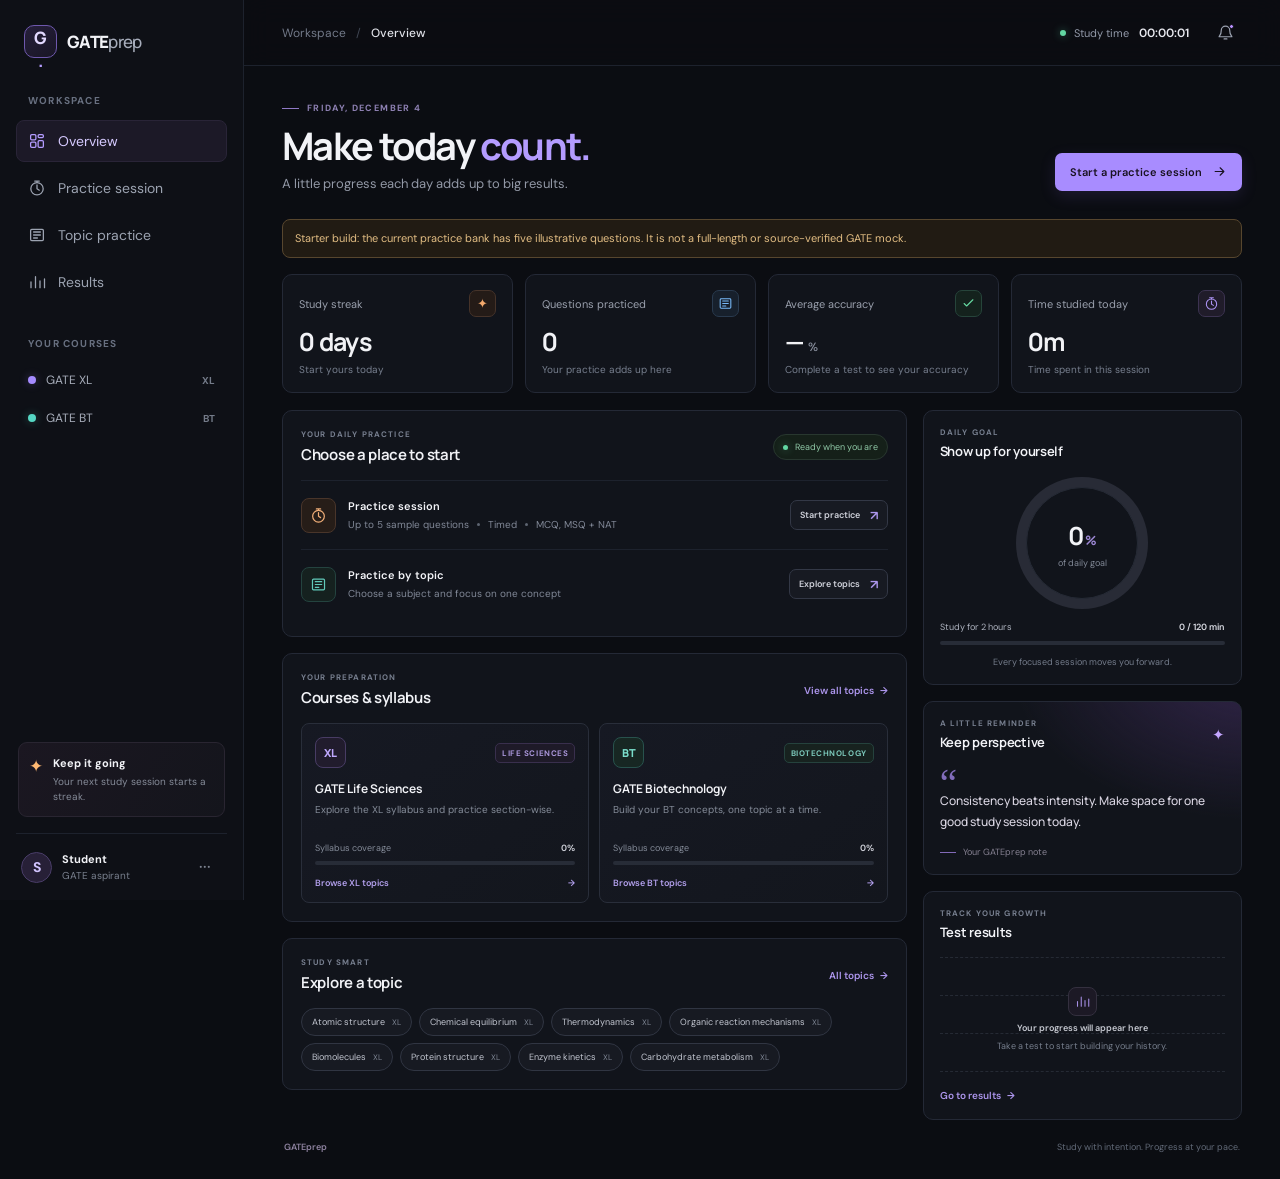
<file: index.html>
<!doctype html>
<html lang="en">
<head>
  <meta charset="utf-8">
  <meta name="viewport" content="width=device-width, initial-scale=1">
  <meta name="theme-color" content="#0b0d12">
  <meta name="description" content="Your focused dashboard for GATE XL and GATE BT preparation.">
  <title>Overview · GATEprep</title>
  <link rel="preconnect" href="https://fonts.googleapis.com">
  <link rel="preconnect" href="https://fonts.gstatic.com" crossorigin>
  <link href="https://fonts.googleapis.com/css2?family=DM+Sans:wght@400;500;600;700&family=Manrope:wght@400;500;600;700;800&display=swap" rel="stylesheet">
  <link rel="stylesheet" href="css/style.css">
  <script src="js/app.js" defer></script>
</head>
<body>
  <div class="app-shell">
    <aside class="sidebar" id="sidebar">
      <a class="brand" href="index.html" aria-label="GATEprep home">
        <span class="brand-mark">G<span>.</span></span>
        <span class="brand-name">GATE<span>prep</span></span>
      </a>

      <div class="nav-label">Workspace</div>
      <nav class="primary-nav" aria-label="Main navigation">
        <a class="nav-link active" href="index.html" aria-current="page">
          <svg viewBox="0 0 24 24" aria-hidden="true"><rect x="3.5" y="3.5" width="7" height="7" rx="1.5"/><rect x="13.5" y="3.5" width="7" height="4" rx="1.5"/><rect x="13.5" y="11.5" width="7" height="9" rx="1.5"/><rect x="3.5" y="13.5" width="7" height="7" rx="1.5"/></svg>
          <span>Overview</span>
        </a>
        <a class="nav-link" href="daily-mock.html">
          <svg viewBox="0 0 24 24" aria-hidden="true"><circle cx="12" cy="13" r="8.25"/><path d="M12 8v5l3 2M9 2.75h6M12 2.75v2"/></svg>
          <span>Practice session</span>
        </a>
        <a class="nav-link" href="topic-test.html">
          <svg viewBox="0 0 24 24" aria-hidden="true"><path d="M5 4.5h14a1.5 1.5 0 0 1 1.5 1.5v12a1.5 1.5 0 0 1-1.5 1.5H5A1.5 1.5 0 0 1 3.5 18V6A1.5 1.5 0 0 1 5 4.5Z"/><path d="M7.5 8h9M7.5 12h9M7.5 16h5"/></svg>
          <span>Topic practice</span>
        </a>
        <a class="nav-link" href="result.html">
          <svg viewBox="0 0 24 24" aria-hidden="true"><path d="M4 19.5V12M10 19.5V5M16 19.5v-9M22 19.5V8"/></svg>
          <span>Results</span>
        </a>
      </nav>

      <div class="nav-label nav-label-spaced">Your courses</div>
      <a class="course-link" href="#courses">
        <span class="course-dot dot-violet"></span>
        <span>GATE XL</span><span class="course-code">XL</span>
      </a>
      <a class="course-link" href="#courses">
        <span class="course-dot dot-teal"></span>
        <span>GATE BT</span><span class="course-code">BT</span>
      </a>

      <div class="sidebar-bottom">
        <div class="streak-card">
          <div class="streak-icon">✦</div>
          <div><strong>Keep it going</strong><span>Your next study session starts a streak.</span></div>
        </div>
        <div class="profile-row">
          <div class="avatar">S</div>
          <div class="profile-copy"><strong>Student</strong><span>GATE aspirant</span></div>
          <button class="icon-button profile-menu" type="button" aria-label="Profile options">···</button>
        </div>
      </div>
    </aside>

    <main class="main-area">
      <header class="topbar">
        <button class="icon-button mobile-menu-button" id="menu-toggle" type="button" aria-label="Open navigation" aria-expanded="false" aria-controls="sidebar">
          <svg viewBox="0 0 24 24" aria-hidden="true"><path d="M4 7h16M4 12h16M4 17h16"/></svg>
        </button>
        <div class="breadcrumb"><span>Workspace</span><span class="breadcrumb-separator">/</span><strong>Overview</strong></div>
        <div class="topbar-actions">
          <div class="study-timer" aria-label="Study timer">
            <span class="live-dot"></span><span>Study time</span><strong id="study-timer">00:00:00</strong>
          </div>
          <button class="icon-button notification-button" type="button" aria-label="Notifications">
            <svg viewBox="0 0 24 24" aria-hidden="true"><path d="M18 9a6 6 0 0 0-12 0c0 7-3 7-3 9h18c0-2-3-2-3-9M10 21h4"/></svg>
            <span class="notification-dot"></span>
          </button>
        </div>
      </header>

      <div class="dashboard-content">
        <section class="welcome-row">
          <div>
            <div class="eyebrow"><span class="eyebrow-line"></span><span id="current-date">YOUR STUDY SPACE</span></div>
            <h1>Make today <span>count.</span></h1>
            <p class="welcome-copy">A little progress each day adds up to big results.</p>
          </div>
          <a class="button button-primary welcome-cta" href="daily-mock.html">
            Start a practice session
            <svg viewBox="0 0 24 24" aria-hidden="true"><path d="M5 12h14M13 6l6 6-6 6"/></svg>
          </a>
        </section>
        <p class="test-warning">Starter build: the current practice bank has five illustrative questions. It is not a full-length or source-verified GATE mock.</p>

        <section class="stats-grid" aria-label="Study summary">
          <article class="stat-card">
            <div class="stat-top"><span class="stat-label">Study streak</span><span class="stat-icon icon-orange">✦</span></div>
            <div class="stat-value">0 <span>days</span></div>
            <div class="stat-foot"><span class="stat-neutral">Start yours today</span></div>
          </article>
          <article class="stat-card">
            <div class="stat-top"><span class="stat-label">Questions practiced</span><span class="stat-icon icon-blue"><svg viewBox="0 0 24 24" aria-hidden="true"><path d="M5 4.5h14a1.5 1.5 0 0 1 1.5 1.5v12a1.5 1.5 0 0 1-1.5 1.5H5A1.5 1.5 0 0 1 3.5 18V6A1.5 1.5 0 0 1 5 4.5Z"/><path d="M7.5 8h9M7.5 12h9M7.5 16h5"/></svg></span></div>
            <div class="stat-value" id="questions-count">0</div>
            <div class="stat-foot"><span class="stat-neutral">Your practice adds up here</span></div>
          </article>
          <article class="stat-card">
            <div class="stat-top"><span class="stat-label">Average accuracy</span><span class="stat-icon icon-green"><svg viewBox="0 0 24 24" aria-hidden="true"><path d="m5 12 4 4L19 6"/></svg></span></div>
            <div class="stat-value"><span id="accuracy-value">—</span><span class="stat-unit">%</span></div>
            <div class="stat-foot"><span class="stat-neutral">Complete a test to see your accuracy</span></div>
          </article>
          <article class="stat-card stat-card-time">
            <div class="stat-top"><span class="stat-label">Time studied today</span><span class="stat-icon icon-violet"><svg viewBox="0 0 24 24" aria-hidden="true"><circle cx="12" cy="13" r="8.25"/><path d="M12 8v5l3 2M9 2.75h6M12 2.75v2"/></svg></span></div>
            <div class="stat-value" id="today-time">0<span>m</span></div>
            <div class="stat-foot"><span class="stat-neutral">Time spent in this session</span></div>
          </article>
        </section>

        <section class="content-grid">
          <div class="main-column">
            <section class="section-card daily-card">
              <div class="section-heading">
                <div><div class="section-kicker">YOUR DAILY PRACTICE</div><h2>Choose a place to start</h2></div>
                <span class="today-pill"><span class="pill-dot"></span>Ready when you are</span>
              </div>
              <div class="practice-list">
                <article class="practice-item">
                  <div class="practice-symbol symbol-amber"><svg viewBox="0 0 24 24" aria-hidden="true"><circle cx="12" cy="13" r="8.25"/><path d="M12 8v5l3 2M9 2.75h6M12 2.75v2"/></svg></div>
                  <div class="practice-info"><strong>Practice session</strong><span>Up to 5 sample questions <i></i> Timed <i></i> MCQ, MSQ + NAT</span></div>
                  <a class="button button-outline" href="daily-mock.html">Start practice <span aria-hidden="true">↗</span></a>
                </article>
                <article class="practice-item">
                  <div class="practice-symbol symbol-teal"><svg viewBox="0 0 24 24" aria-hidden="true"><path d="M5 4.5h14a1.5 1.5 0 0 1 1.5 1.5v12a1.5 1.5 0 0 1-1.5 1.5H5A1.5 1.5 0 0 1 3.5 18V6A1.5 1.5 0 0 1 5 4.5Z"/><path d="M7.5 8h9M7.5 12h9M7.5 16h5"/></svg></div>
                  <div class="practice-info"><strong>Practice by topic</strong><span>Choose a subject and focus on one concept</span></div>
                  <a class="button button-outline" href="topic-test.html">Explore topics <span aria-hidden="true">↗</span></a>
                </article>
              </div>
            </section>

            <section class="section-card courses-card" id="courses">
              <div class="section-heading">
                <div><div class="section-kicker">YOUR PREPARATION</div><h2>Courses &amp; syllabus</h2></div>
                <a class="text-link" href="topic-test.html">View all topics <span aria-hidden="true">→</span></a>
              </div>
              <div class="course-cards">
                <article class="course-progress-card">
                  <div class="course-card-head"><div class="course-badge badge-xl">XL</div><span class="course-tag tag-xl">LIFE SCIENCES</span></div>
                  <h3>GATE Life Sciences</h3>
                  <p>Explore the XL syllabus and practice section-wise.</p>
                  <div class="progress-caption"><span>Syllabus coverage</span><strong>0%</strong></div>
                  <div class="progress-track"><span class="progress-fill fill-xl" style="width:0%"></span></div>
                  <a href="topic-test.html?course=XL" class="course-action">Browse XL topics <span aria-hidden="true">→</span></a>
                </article>
                <article class="course-progress-card">
                  <div class="course-card-head"><div class="course-badge badge-bt">BT</div><span class="course-tag tag-bt">BIOTECHNOLOGY</span></div>
                  <h3>GATE Biotechnology</h3>
                  <p>Build your BT concepts, one topic at a time.</p>
                  <div class="progress-caption"><span>Syllabus coverage</span><strong>0%</strong></div>
                  <div class="progress-track"><span class="progress-fill fill-bt" style="width:0%"></span></div>
                  <a href="topic-test.html?course=BT" class="course-action">Browse BT topics <span aria-hidden="true">→</span></a>
                </article>
              </div>
            </section>

            <section class="section-card topics-card">
              <div class="section-heading">
                <div><div class="section-kicker">STUDY SMART</div><h2>Explore a topic</h2></div>
                <a class="text-link" href="topic-test.html">All topics <span aria-hidden="true">→</span></a>
              </div>
              <div class="topic-chips" id="topic-chips" aria-live="polite">
                <span class="topic-chip skeleton-chip"></span><span class="topic-chip skeleton-chip"></span><span class="topic-chip skeleton-chip"></span>
              </div>
            </section>
          </div>

          <aside class="right-column">
            <section class="section-card goal-card">
              <div class="section-heading compact-heading"><div><div class="section-kicker">DAILY GOAL</div><h2>Show up for yourself</h2></div></div>
              <div class="goal-ring-wrap">
                <div class="goal-ring"><div class="goal-ring-inner"><strong>0<span>%</span></strong><span>of daily goal</span></div></div>
              </div>
              <div class="goal-progress-meta"><span>Study for 2 hours</span><strong id="goal-time-label">0 / 120 min</strong></div>
              <div class="progress-track goal-track"><span class="progress-fill fill-goal" id="goal-progress-fill" style="width:0%"></span></div>
              <p class="goal-note">Every focused session moves you forward.</p>
            </section>

            <section class="section-card insight-card">
              <div class="section-heading compact-heading"><div><div class="section-kicker">A LITTLE REMINDER</div><h2>Keep perspective</h2></div><span class="insight-spark">✦</span></div>
              <div class="quote-mark">“</div>
              <blockquote>Consistency beats intensity. Make space for one good study session today.</blockquote>
              <div class="insight-footer"><span class="insight-line"></span><span>Your GATEprep note</span></div>
            </section>

            <section class="section-card result-preview">
              <div class="section-heading compact-heading"><div><div class="section-kicker">TRACK YOUR GROWTH</div><h2>Test results</h2></div></div>
              <div class="empty-chart">
                <div class="chart-grid"><span></span><span></span><span></span><span></span></div>
                <div class="chart-empty-copy"><div class="chart-empty-icon"><svg viewBox="0 0 24 24" aria-hidden="true"><path d="M4 19.5V12M10 19.5V5M16 19.5v-9M22 19.5V8"/></svg></div><strong>Your progress will appear here</strong><span>Take a test to start building your history.</span></div>
              </div>
              <a class="text-link result-link" href="result.html">Go to results <span aria-hidden="true">→</span></a>
            </section>
          </aside>
        </section>
        <footer class="page-footer"><span>GATEprep</span><span>Study with intention. Progress at your pace.</span></footer>
      </div>
    </main>
  </div>
  <div class="mobile-overlay" id="mobile-overlay"></div>
</body>
</html>
</file>
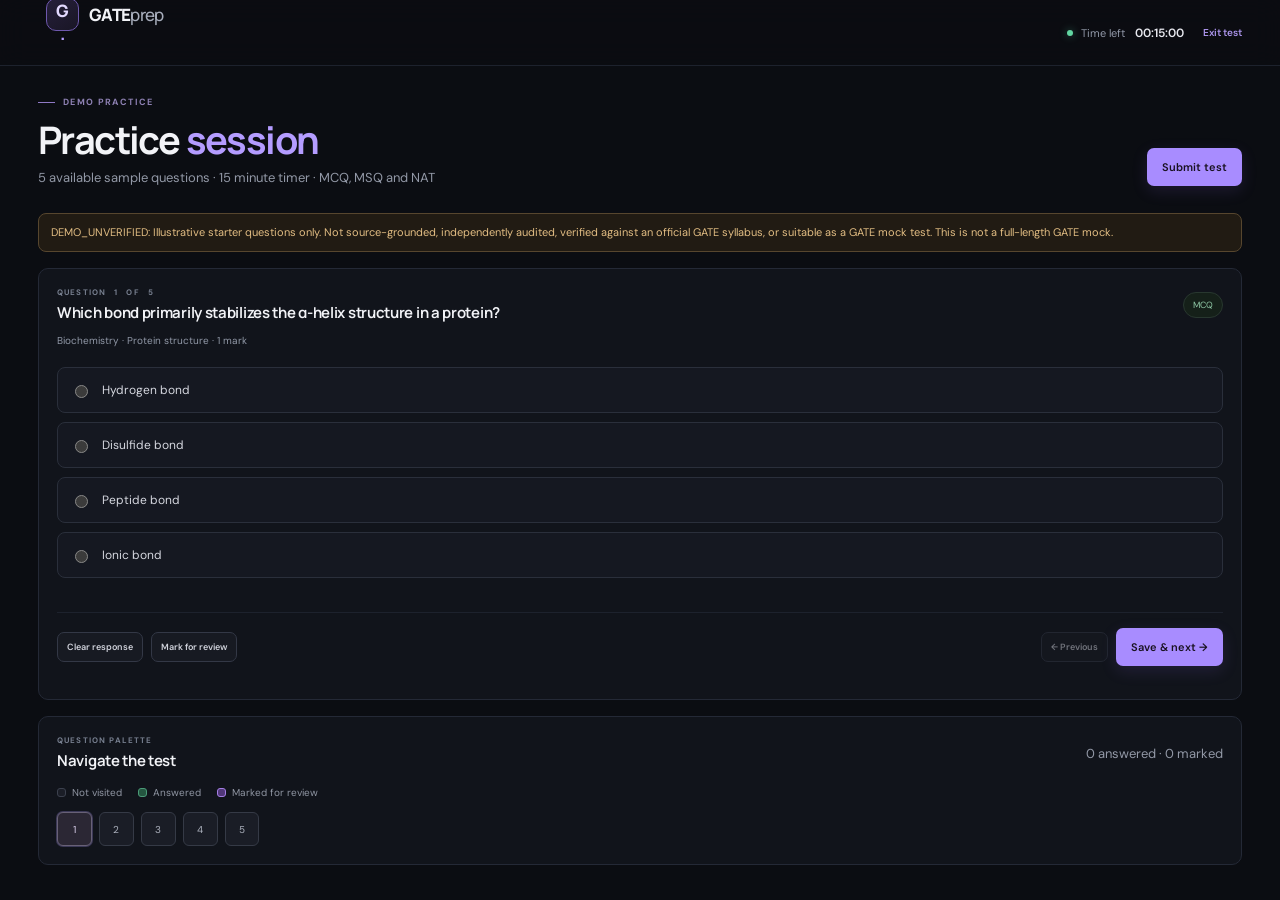
<file: daily-mock.html>
<!doctype html>
<html lang="en">
<head>
  <meta charset="utf-8">
  <meta name="viewport" content="width=device-width, initial-scale=1">
  <meta name="theme-color" content="#0b0d12">
  <title>Daily mock · GATEprep</title>
  <link rel="preconnect" href="https://fonts.googleapis.com">
  <link rel="preconnect" href="https://fonts.gstatic.com" crossorigin>
  <link href="https://fonts.googleapis.com/css2?family=DM+Sans:wght@400;500;600;700&family=Manrope:wght@400;500;600;700;800&display=swap" rel="stylesheet">
  <link rel="stylesheet" href="css/style.css">
  <script src="js/timer.js" defer></script>
  <script src="js/quiz-engine.js" defer></script>
</head>
<body>
  <main class="dashboard-content">
    <header class="topbar quiz-topbar">
      <a class="brand" href="index.html"><span class="brand-mark">G<span>.</span></span><span class="brand-name">GATE<span>prep</span></span></a>
      <div class="topbar-actions"><div class="study-timer"><span class="live-dot"></span><span>Time left</span><strong id="quiz-timer">03:00:00</strong></div><a class="text-link" href="index.html">Exit test</a></div>
    </header>
    <section class="welcome-row">
      <div><div class="eyebrow"><span class="eyebrow-line"></span><span id="test-mode-label">PRACTICE TEST</span></div><h1 id="test-title">Practice <span>session</span></h1><p class="welcome-copy" id="test-subtitle">Loading available questions…</p></div>
      <button class="button button-primary" id="submit-test" type="button" disabled>Submit test</button>
    </section>
    <div class="test-warning" id="test-warning" role="status"></div>
    <section class="section-card" id="quiz-root" aria-live="polite">
      <div class="section-heading"><div><div class="section-kicker">QUESTION <span id="question-number">1</span> OF <span id="question-total">65</span></div><h2 id="question-title">Loading practice question…</h2></div><span class="today-pill" id="question-type">MCQ</span></div>
      <p class="question-subtopic" id="question-subtopic"></p>
      <div id="question-options" class="quiz-options"></div>
      <div class="practice-item quiz-controls"><button class="button button-outline" id="clear-response" type="button" disabled>Clear response</button><button class="button button-outline" id="mark-review" type="button" disabled>Mark for review</button><span class="quiz-spacer"></span><button class="button button-outline" id="previous-question" type="button" disabled>← Previous</button><button class="button button-primary" id="next-question" type="button" disabled>Save &amp; next →</button></div>
    </section>
    <section class="section-card" style="margin-top:16px">
      <div class="section-heading"><div><div class="section-kicker">QUESTION PALETTE</div><h2>Navigate the test</h2></div><span class="welcome-copy" id="answer-summary">0 answered</span></div>
      <div class="palette-legend"><span><i class="palette-dot not-visited"></i>Not visited</span><span><i class="palette-dot answered"></i>Answered</span><span><i class="palette-dot marked"></i>Marked for review</span></div>
      <div class="question-palette" id="question-palette"></div>
    </section>
  </main>
</body>
</html>
</file>
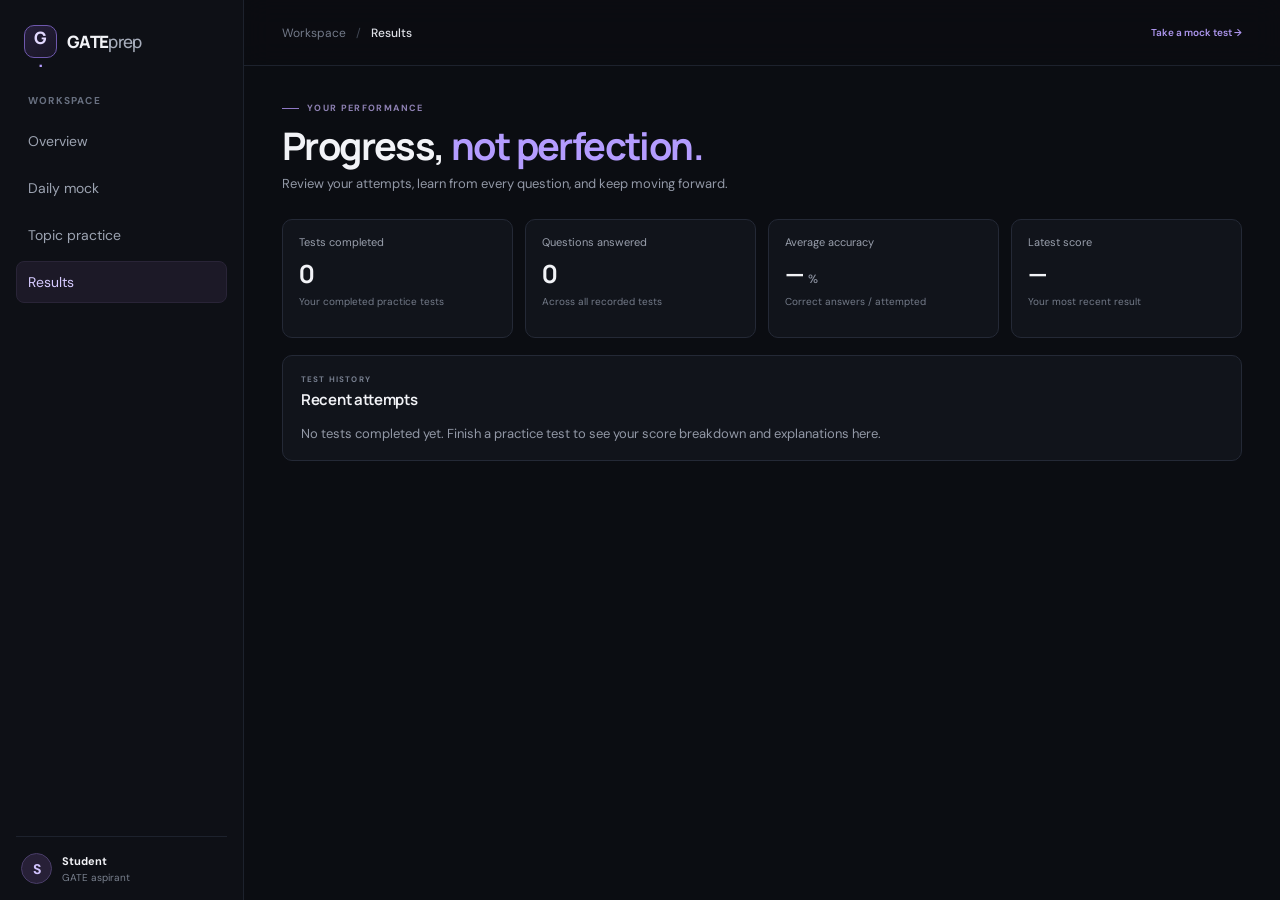
<file: result.html>
<!doctype html>
<html lang="en">
<head>
  <meta charset="utf-8">
  <meta name="viewport" content="width=device-width, initial-scale=1">
  <meta name="theme-color" content="#0b0d12">
  <title>Results · GATEprep</title>
  <link rel="preconnect" href="https://fonts.googleapis.com">
  <link rel="preconnect" href="https://fonts.gstatic.com" crossorigin>
  <link href="https://fonts.googleapis.com/css2?family=DM+Sans:wght@400;500;600;700&family=Manrope:wght@400;500;600;700;800&display=swap" rel="stylesheet">
  <link rel="stylesheet" href="css/style.css">
  <script src="js/results.js" defer></script>
</head>
<body>
  <div class="app-shell">
    <aside class="sidebar">
      <a class="brand" href="index.html"><span class="brand-mark">G<span>.</span></span><span class="brand-name">GATE<span>prep</span></span></a>
      <div class="nav-label">Workspace</div>
      <nav class="primary-nav" aria-label="Main navigation">
        <a class="nav-link" href="index.html"><span>Overview</span></a>
        <a class="nav-link" href="daily-mock.html"><span>Daily mock</span></a>
        <a class="nav-link" href="topic-test.html"><span>Topic practice</span></a>
        <a class="nav-link active" href="result.html" aria-current="page"><span>Results</span></a>
      </nav>
      <div class="sidebar-bottom"><div class="profile-row"><div class="avatar">S</div><div class="profile-copy"><strong>Student</strong><span>GATE aspirant</span></div></div></div>
    </aside>
    <main class="main-area">
      <header class="topbar"><div class="breadcrumb"><a href="index.html">Workspace</a><span class="breadcrumb-separator">/</span><strong>Results</strong></div><a class="text-link" href="daily-mock.html">Take a mock test →</a></header>
      <div class="dashboard-content">
        <section class="welcome-row"><div><div class="eyebrow"><span class="eyebrow-line"></span>YOUR PERFORMANCE</div><h1>Progress, <span>not perfection.</span></h1><p class="welcome-copy">Review your attempts, learn from every question, and keep moving forward.</p></div></section>
        <section class="stats-grid" id="result-summary">
          <article class="stat-card"><div class="stat-top"><span class="stat-label">Tests completed</span></div><div class="stat-value" id="result-tests">0</div><div class="stat-foot">Your completed practice tests</div></article>
          <article class="stat-card"><div class="stat-top"><span class="stat-label">Questions answered</span></div><div class="stat-value" id="result-answered">0</div><div class="stat-foot">Across all recorded tests</div></article>
          <article class="stat-card"><div class="stat-top"><span class="stat-label">Average accuracy</span></div><div class="stat-value"><span id="result-accuracy">—</span><span class="stat-unit">%</span></div><div class="stat-foot">Correct answers / attempted</div></article>
          <article class="stat-card"><div class="stat-top"><span class="stat-label">Latest score</span></div><div class="stat-value" id="result-score">—</div><div class="stat-foot">Your most recent result</div></article>
        </section>
        <section class="section-card" style="margin-top:16px">
          <div class="section-heading"><div><div class="section-kicker">TEST HISTORY</div><h2>Recent attempts</h2></div></div>
          <div id="result-history" class="result-history"><p class="welcome-copy">No tests completed yet. Finish a practice test to see your score breakdown and explanations here.</p></div>
        </section>
      </div>
    </main>
  </div>
</body>
</html>
</file>
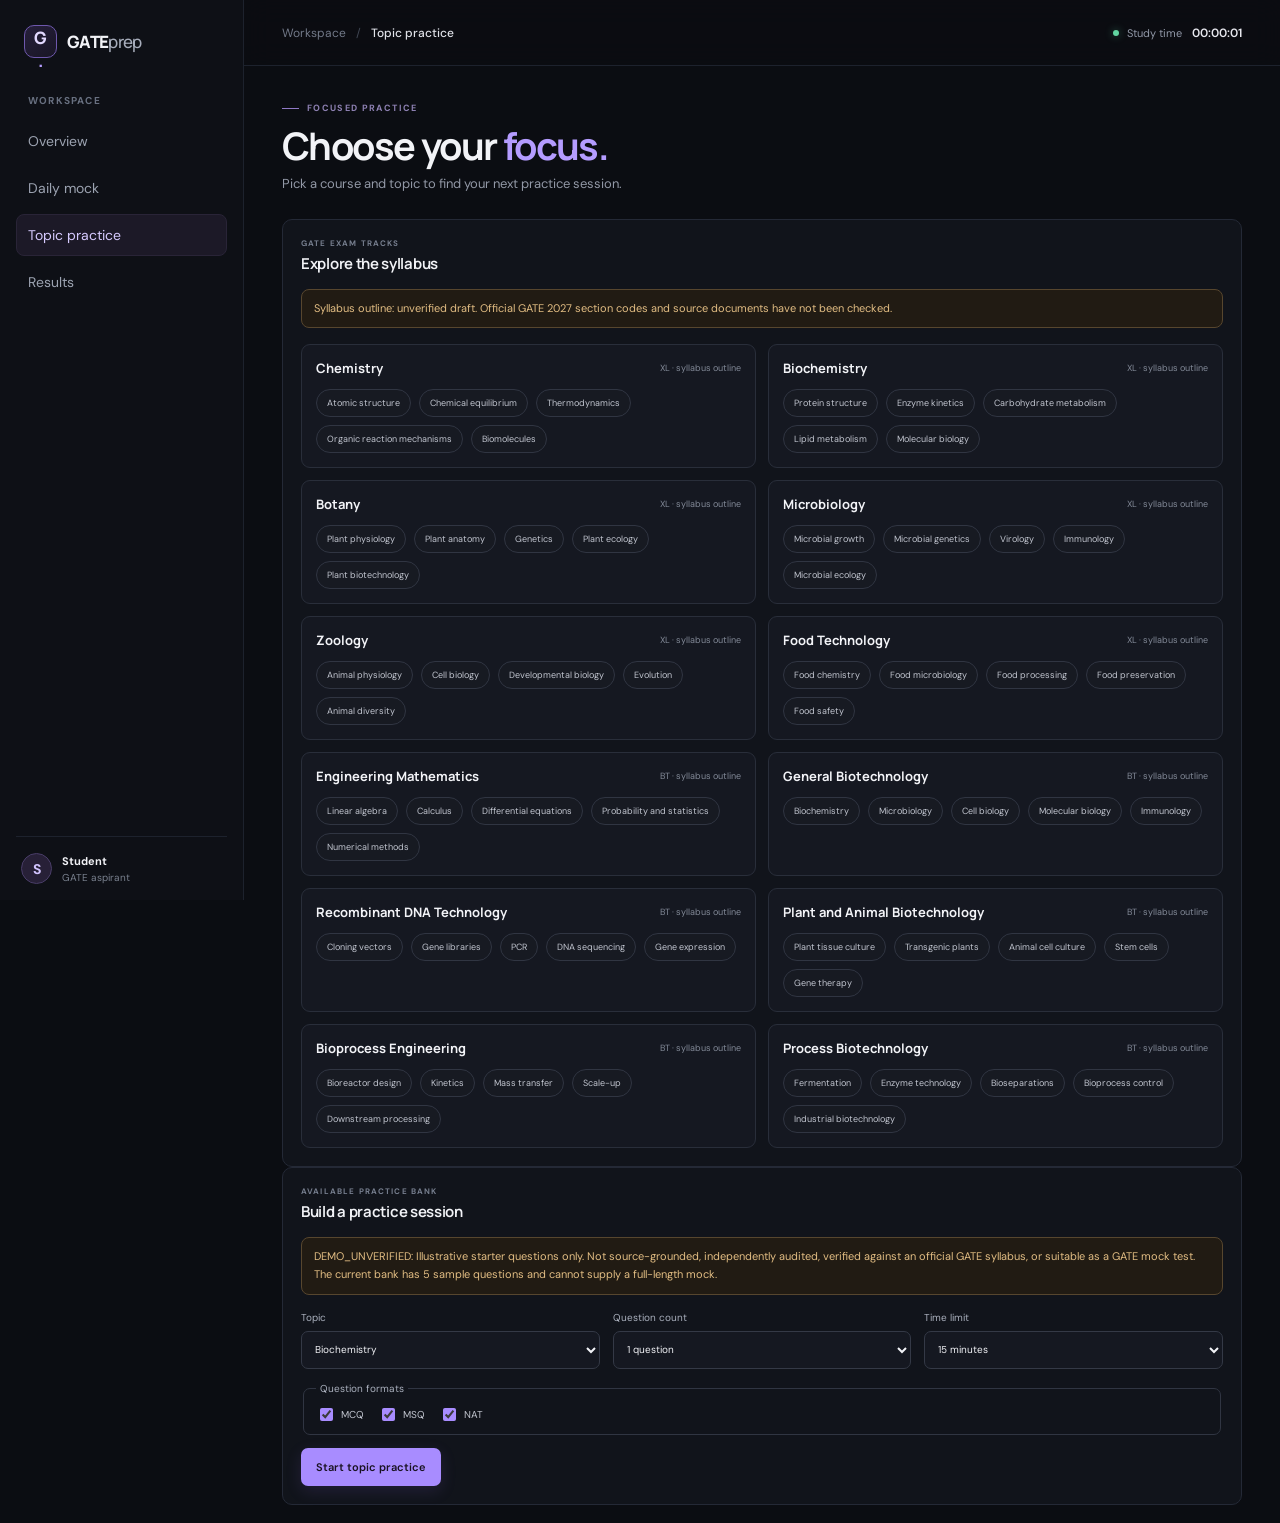
<file: topic-test.html>
<!doctype html>
<html lang="en">
<head>
  <meta charset="utf-8">
  <meta name="viewport" content="width=device-width, initial-scale=1">
  <meta name="theme-color" content="#0b0d12">
  <title>Topic practice · GATEprep</title>
  <link rel="preconnect" href="https://fonts.googleapis.com">
  <link rel="preconnect" href="https://fonts.gstatic.com" crossorigin>
  <link href="https://fonts.googleapis.com/css2?family=DM+Sans:wght@400;500;600;700&family=Manrope:wght@400;500;600;700;800&display=swap" rel="stylesheet">
  <link rel="stylesheet" href="css/style.css">
  <script src="js/app.js" defer></script>
</head>
<body>
  <div class="app-shell">
    <aside class="sidebar">
      <a class="brand" href="index.html"><span class="brand-mark">G<span>.</span></span><span class="brand-name">GATE<span>prep</span></span></a>
      <div class="nav-label">Workspace</div>
      <nav class="primary-nav" aria-label="Main navigation">
        <a class="nav-link" href="index.html"><span>Overview</span></a>
        <a class="nav-link" href="daily-mock.html"><span>Daily mock</span></a>
        <a class="nav-link active" href="topic-test.html" aria-current="page"><span>Topic practice</span></a>
        <a class="nav-link" href="result.html"><span>Results</span></a>
      </nav>
      <div class="sidebar-bottom"><div class="profile-row"><div class="avatar">S</div><div class="profile-copy"><strong>Student</strong><span>GATE aspirant</span></div></div></div>
    </aside>
    <main class="main-area">
      <header class="topbar"><div class="breadcrumb"><a href="index.html">Workspace</a><span class="breadcrumb-separator">/</span><strong>Topic practice</strong></div><div class="study-timer"><span class="live-dot"></span><span>Study time</span><strong id="study-timer">00:00:00</strong></div></header>
      <div class="dashboard-content">
        <section class="welcome-row"><div><div class="eyebrow"><span class="eyebrow-line"></span>FOCUSED PRACTICE</div><h1>Choose your <span>focus.</span></h1><p class="welcome-copy">Pick a course and topic to find your next practice session.</p></div></section>
        <section class="section-card">
          <div class="section-heading"><div><div class="section-kicker">GATE EXAM TRACKS</div><h2>Explore the syllabus</h2></div></div>
          <p class="test-warning">Syllabus outline: unverified draft. Official GATE 2027 section codes and source documents have not been checked.</p>
          <div id="syllabus-sections" class="syllabus-grid"><p class="welcome-copy">Loading syllabus…</p></div>
        </section>
        <section class="section-card practice-builder">
          <div class="section-heading"><div><div class="section-kicker">AVAILABLE PRACTICE BANK</div><h2>Build a practice session</h2></div></div>
          <p class="test-warning" id="bank-warning" role="status">Loading question-bank availability…</p>
          <form id="practice-form" class="practice-form">
            <label>Topic<select id="practice-topic" required></select></label>
            <label>Question count<select id="practice-count"></select></label>
            <label>Time limit<select id="practice-duration"><option value="15">15 minutes</option><option value="30">30 minutes</option><option value="45">45 minutes</option><option value="90">90 minutes</option></select></label>
            <fieldset><legend>Question formats</legend><label><input type="checkbox" name="practice-type" value="MCQ" checked> MCQ</label><label><input type="checkbox" name="practice-type" value="MSQ" checked> MSQ</label><label><input type="checkbox" name="practice-type" value="NAT" checked> NAT</label></fieldset>
            <button class="button button-primary" type="submit">Start topic practice</button>
          </form>
        </section>
      </div>
    </main>
  </div>
</body>
</html>
</file>
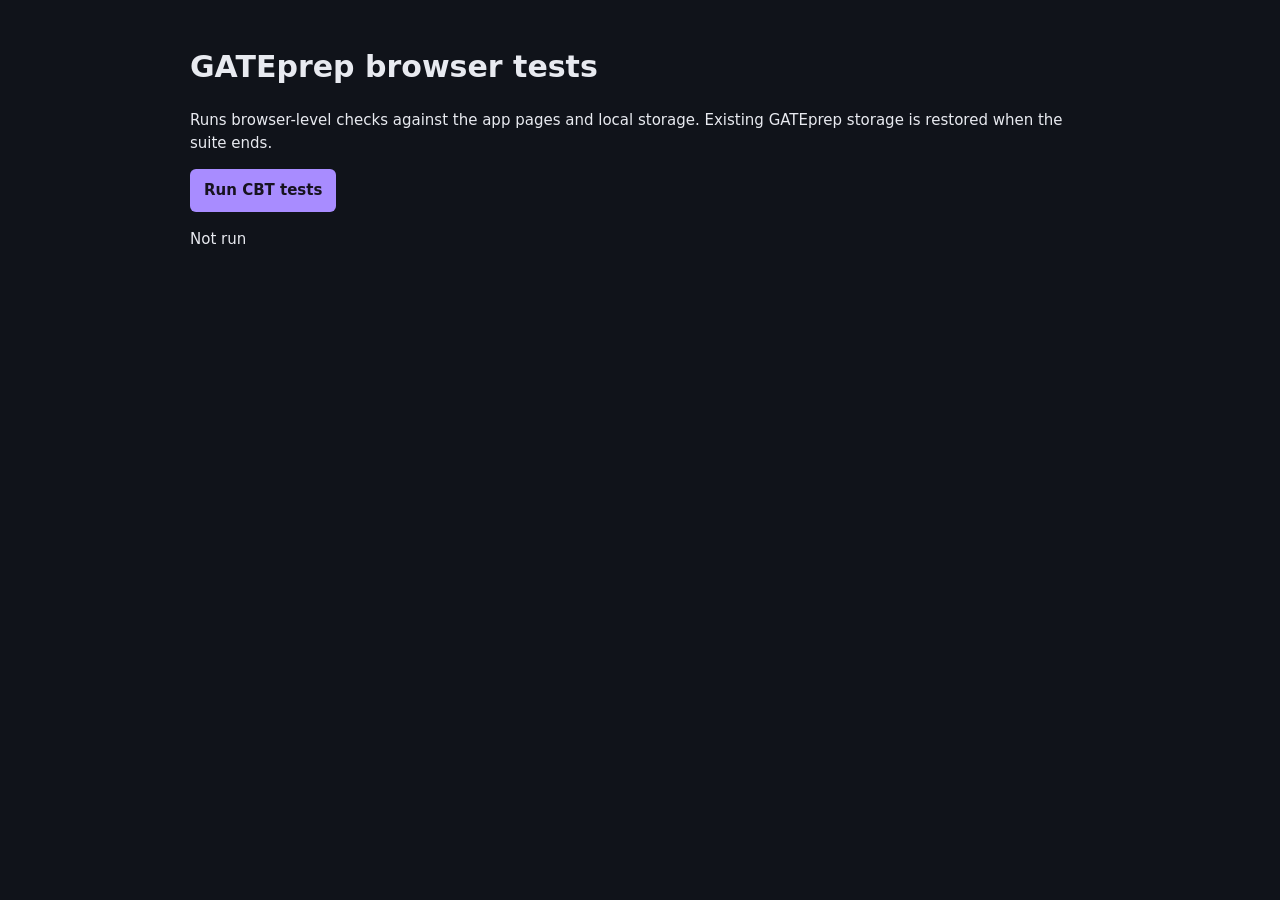
<file: tests/browser-tests.html>
<!doctype html>
<html lang="en">
<head>
  <meta charset="utf-8">
  <meta name="viewport" content="width=device-width, initial-scale=1">
  <title>GATEprep browser tests</title>
  <style>
    body { margin: 0; padding: 24px; background: #10131a; color: #e8eaf0; font: 15px/1.5 system-ui, sans-serif; }
    main { max-width: 900px; margin: auto; }
    button { border: 0; border-radius: 6px; background: #a88cff; color: #17131f; padding: 10px 14px; font: inherit; font-weight: 700; cursor: pointer; }
    #summary { margin: 16px 0; }
    #test-results { display: grid; gap: 8px; padding: 0; list-style: none; }
    #test-results li { border: 1px solid #343946; border-radius: 6px; padding: 9px 12px; }
    .pass { color: #8ce0ae; } .fail { color: #ff9999; }
    iframe { position: fixed; width: 390px; height: 740px; left: -10000px; top: 0; border: 0; }
  </style>
  <script src="browser-tests.js" defer></script>
</head>
<body>
  <main>
    <h1>GATEprep browser tests</h1>
    <p>Runs browser-level checks against the app pages and local storage. Existing GATEprep storage is restored when the suite ends.</p>
    <button id="run-tests" type="button">Run CBT tests</button>
    <p id="summary" role="status">Not run</p>
    <ol id="test-results"></ol>
    <iframe id="app-frame" title="Application under test"></iframe>
  </main>
</body>
</html>
</file>
<file: css/style.css>
:root {
  color-scheme: dark;
  --bg: #0b0d12;
  --panel: #11141b;
  --panel-raised: #151922;
  --panel-soft: #191d27;
  --border: #242936;
  --border-soft: #1d222d;
  --text: #f2f3f7;
  --muted: #9299a8;
  --subtle: #687080;
  --accent: #a58bff;
  --accent-bright: #b49cff;
  --teal: #55d7c4;
  --font-body: "DM Sans", sans-serif;
  --font-display: "Manrope", sans-serif;
}

* { box-sizing: border-box; }
html { min-width: 320px; scroll-behavior: smooth; }
body { margin: 0; background: var(--bg); color: var(--text); font-family: var(--font-body); font-size: 14px; -webkit-font-smoothing: antialiased; }
a { color: inherit; text-decoration: none; }
button { color: inherit; font: inherit; }
svg { width: 20px; height: 20px; fill: none; stroke: currentColor; stroke-width: 1.7; stroke-linecap: round; stroke-linejoin: round; }

.app-shell { min-height: 100vh; }
.sidebar { position: fixed; z-index: 20; inset: 0 auto 0 0; display: flex; width: 244px; flex-direction: column; border-right: 1px solid var(--border-soft); background: #0e1016; padding: 25px 16px 16px; }
.brand { display: flex; align-items: center; gap: 10px; padding: 0 8px 36px; }
.brand-mark { display: grid; width: 33px; height: 33px; place-items: center; border: 1px solid #6e58ad; border-radius: 10px; background: linear-gradient(145deg,#261f3b,#191625); color: #e3d9ff; font-family: var(--font-display); font-size: 17px; font-weight: 800; }
.brand-mark span { color: var(--accent-bright); }
.brand-name { font-family: var(--font-display); font-size: 17px; font-weight: 800; letter-spacing: -.7px; }
.brand-name span { color: #a7adbb; font-weight: 500; }
.nav-label { padding: 0 12px; color: #687080; font-size: 10px; font-weight: 700; letter-spacing: 1.2px; text-transform: uppercase; }
.primary-nav { display: grid; gap: 5px; margin-top: 13px; }
.nav-link { display: flex; min-height: 42px; align-items: center; gap: 12px; border: 1px solid transparent; border-radius: 8px; color: #9ca3b1; padding: 0 11px; transition: color .18s, background .18s; }
.nav-link svg { width: 18px; height: 18px; }
.nav-link:hover, .course-link:hover { background: #181b24; color: #e7e8ed; }
.nav-link.active { border-color: #292437; background: #1c1927; color: #d6caff; }
.nav-link.active svg { color: var(--accent-bright); }
.nav-count { margin-left: auto; border: 1px solid #32303e; border-radius: 5px; color: #a79bbf; padding: 2px 6px; font-size: 10px; }
.nav-label-spaced { margin: 34px 0 11px; }
.course-link { display: flex; height: 38px; align-items: center; gap: 10px; border-radius: 7px; color: #a7adba; padding: 0 12px; font-size: 12px; transition: background .18s; }
.course-dot { width: 8px; height: 8px; border-radius: 50%; }
.dot-violet { background: #a58bff; box-shadow: 0 0 10px #a58bff55; }
.dot-teal { background: #55d7c4; box-shadow: 0 0 10px #55d7c455; }
.course-code { margin-left: auto; color: #747b89; font-size: 10px; font-weight: 700; }
.sidebar-bottom { margin-top: auto; }
.streak-card { display: flex; align-items: flex-start; gap: 10px; margin: 0 2px 16px; border: 1px solid #292531; border-radius: 9px; background: linear-gradient(120deg,#1b1721,#14151c); padding: 12px 10px; }
.streak-icon { color: #ffb972; font-size: 17px; }
.streak-card strong, .streak-card span { display: block; }
.streak-card strong { margin: 1px 0 4px; font-size: 11px; }
.streak-card span { color: #858b98; font-size: 10px; line-height: 1.5; }
.profile-row { display: flex; align-items: center; gap: 10px; border-top: 1px solid var(--border-soft); padding: 16px 5px 0; }
.avatar { display: grid; width: 31px; height: 31px; place-items: center; border: 1px solid #493d68; border-radius: 50%; background: #272037; color: #d2c4ff; font-weight: 700; }
.profile-copy { display: grid; gap: 3px; }
.profile-copy strong { font-size: 11px; }
.profile-copy span { color: #79808e; font-size: 10px; }
.profile-menu { margin-left: auto; color: #7d8491 !important; font-size: 18px !important; }

.main-area { min-height: 100vh; margin-left: 244px; }
.topbar { position: sticky; z-index: 10; top: 0; display: flex; height: 66px; align-items: center; justify-content: space-between; border-bottom: 1px solid var(--border-soft); background: rgb(11 13 18 / 91%); padding: 0 38px; backdrop-filter: blur(14px); }
.breadcrumb { display: flex; align-items: center; gap: 10px; color: #727988; font-size: 12px; }
.breadcrumb strong { color: #dfe1e7; font-weight: 500; }
.breadcrumb-separator { color: #414754; }
.topbar-actions { display: flex; align-items: center; gap: 19px; }
.study-timer { display: flex; align-items: center; gap: 8px; color: #9299a8; font-size: 11px; }
.study-timer strong { margin-left: 2px; color: #e8e9ef; font-variant-numeric: tabular-nums; font-size: 12px; font-weight: 600; }
.live-dot, .pill-dot { width: 6px; height: 6px; border-radius: 50%; background: #62d6a2; box-shadow: 0 0 9px #62d6a277; }
.icon-button { position: relative; display: inline-grid; width: 34px; height: 34px; place-items: center; border: 1px solid transparent; border-radius: 8px; background: transparent; color: #9ba2b0; cursor: pointer; }
.icon-button:hover { border-color: var(--border); background: var(--panel); color: var(--text); }
.icon-button svg { width: 17px; height: 17px; }
.notification-dot { position: absolute; top: 7px; right: 7px; width: 5px; height: 5px; border: 1px solid var(--bg); border-radius: 50%; background: #ba91ff; }
.mobile-menu-button { display: none; }
.dashboard-content { width: min(1290px,100%); margin: 0 auto; padding: 36px 38px 18px; }
.welcome-row { display: flex; align-items: flex-end; justify-content: space-between; gap: 20px; margin-bottom: 27px; }
.eyebrow, .section-kicker { display: flex; align-items: center; gap: 8px; color: #8e81b3; font-size: 9px; font-weight: 700; letter-spacing: 1.35px; }
.eyebrow-line { width: 17px; height: 1px; background: #8f79c5; }
h1, h2, h3, p { margin-top: 0; }
h1 { margin: 9px 0 7px; font-family: var(--font-display); font-size: clamp(29px,3vw,38px); font-weight: 700; letter-spacing: -1.6px; line-height: 1.18; }
h1 span { color: var(--accent-bright); }
.welcome-copy { margin: 0; color: #9298a6; font-size: 13px; }
.button { display: inline-flex; align-items: center; justify-content: center; gap: 10px; border: 1px solid transparent; border-radius: 7px; cursor: pointer; font-size: 11px; font-weight: 600; transition: transform .18s, background .18s, border-color .18s; }
.button:hover { transform: translateY(-1px); }
.button-primary { min-height: 38px; background: #a88cff; box-shadow: 0 5px 16px #8964db26; color: #191221; padding: 0 14px; }
.button-primary:hover { background: #b79fff; }
.button-primary svg { width: 15px; height: 15px; }
.welcome-cta { margin-bottom: 1px; }

.stats-grid { display: grid; grid-template-columns: repeat(4,minmax(0,1fr)); gap: 12px; margin-bottom: 17px; }
.stat-card, .section-card { border: 1px solid var(--border); border-radius: 10px; background: var(--panel); }
.stat-card { min-height: 119px; padding: 15px 16px 12px; }
.stat-top { display: flex; align-items: center; justify-content: space-between; }
.stat-label { color: #999fac; font-size: 11px; }
.stat-icon { display: grid; width: 27px; height: 27px; place-items: center; border: 1px solid currentColor; border-radius: 7px; font-size: 13px; }
.stat-icon svg { width: 15px; height: 15px; }
.icon-orange { border-color: #463329; background: #241b17; color: #f4a96c; }
.icon-blue { border-color: #293a4e; background: #17202c; color: #78b9f8; }
.icon-green { border-color: #26443a; background: #14221d; color: #65d8a0; }
.icon-violet { border-color: #3c3351; background: #201c2a; color: #ad94f5; }
.stat-value { margin: 7px 0 4px; font-family: var(--font-display); font-size: 25px; font-weight: 700; letter-spacing: -.7px; font-variant-numeric: tabular-nums; }
.stat-value > span:first-child:not(.stat-unit) { color: #f1f2f5; }
.stat-value > span:not(:first-child), .stat-unit { margin-left: 4px; color: #8c92a0; font-family: var(--font-body); font-size: 12px; font-weight: 500; letter-spacing: 0; }
.stat-foot { color: #747b89; font-size: 10px; }
.stat-neutral { color: #777f8e; }

.content-grid { display: grid; grid-template-columns: minmax(0,1.8fr) minmax(260px,.92fr); align-items: start; gap: 16px; }
.main-column, .right-column { display: grid; gap: 16px; min-width: 0; }
.section-card { padding: 18px; }
.section-heading { display: flex; align-items: center; justify-content: space-between; gap: 12px; margin-bottom: 15px; }
.section-kicker { margin-bottom: 5px; color: #777f8f; font-size: 8px; letter-spacing: 1.15px; }
.section-heading h2 { margin: 0; font-family: var(--font-display); font-size: 15px; font-weight: 650; letter-spacing: -.3px; }
.today-pill { display: inline-flex; flex: none; align-items: center; gap: 7px; border: 1px solid #28372f; border-radius: 20px; background: #152019; color: #90c9a7; padding: 6px 9px; font-size: 9px; }
.today-pill .pill-dot { width: 5px; height: 5px; }
.practice-list { display: grid; }
.practice-item { display: flex; min-height: 69px; align-items: center; gap: 12px; border-top: 1px solid var(--border-soft); }
.practice-symbol { display: grid; width: 35px; height: 35px; flex: none; place-items: center; border: 1px solid; border-radius: 8px; }
.practice-symbol svg { width: 17px; height: 17px; }
.symbol-amber { border-color: #49352a; background: #261d18; color: #f0ae78; }
.symbol-teal { border-color: #24433f; background: #15211f; color: #61caba; }
.practice-info { display: grid; min-width: 0; flex: 1; gap: 5px; }
.practice-info strong { font-size: 11px; font-weight: 600; }
.practice-info span { overflow: hidden; color: #818897; font-size: 10px; text-overflow: ellipsis; white-space: nowrap; }
.practice-info i { display: inline-block; width: 3px; height: 3px; margin: 0 5px 2px; border-radius: 50%; background: #5e6572; }
.button-outline { min-height: 30px; flex: none; border-color: #333846; background: #171a22; color: #d0d2db; padding: 0 9px; font-size: 9px; }
.button-outline:hover { border-color: #66568f; background: #201d2a; }
.button-outline span { color: #ad96ed; font-size: 13px; }
.text-link { flex: none; color: #ad96ed; font-size: 10px; font-weight: 600; }
.text-link:hover { color: #d0c3ff; }
.text-link span { padding-left: 4px; }

.course-cards { display: grid; grid-template-columns: repeat(2,minmax(0,1fr)); gap: 10px; }
.course-progress-card { border: 1px solid #292e3a; border-radius: 8px; background: linear-gradient(145deg,#161923,#13161d); padding: 13px; }
.course-card-head { display: flex; align-items: center; justify-content: space-between; gap: 7px; }
.course-badge { display: grid; width: 31px; height: 31px; place-items: center; border: 1px solid; border-radius: 8px; font-family: var(--font-display); font-size: 11px; font-weight: 800; }
.badge-xl { border-color: #483c64; background: #211c2d; color: #c0a9ff; }
.badge-bt { border-color: #28524d; background: #172723; color: #79ddcb; }
.course-tag { border: 1px solid; border-radius: 5px; padding: 4px 6px; font-size: 8px; font-weight: 700; letter-spacing: .55px; }
.tag-xl { border-color: #392f4d; background: #1e1a28; color: #aa96da; }
.tag-bt { border-color: #25423d; background: #17221f; color: #7bc7b9; }
.course-progress-card h3 { margin: 12px 0 5px; font-family: var(--font-display); font-size: 12px; font-weight: 650; }
.course-progress-card p { min-height: 28px; margin: 0 0 12px; color: #858c99; font-size: 10px; line-height: 1.5; }
.progress-caption { display: flex; justify-content: space-between; margin-bottom: 7px; color: #848b98; font-size: 9px; }
.progress-caption strong { color: #d2d4dc; font-weight: 600; }
.progress-track { overflow: hidden; height: 4px; border-radius: 5px; background: #272c37; }
.progress-fill { display: block; height: 100%; border-radius: inherit; }
.fill-xl { background: #a88cff; }.fill-bt { background: #56cfbc; }.fill-goal { background: linear-gradient(90deg,#8d71db,#b69eff); }
.course-action { display: flex; justify-content: space-between; margin-top: 12px; color: #b3a0ed; font-size: 9px; font-weight: 600; }
.course-action:hover { color: #d5caff; }
.topic-chips { display: flex; flex-wrap: wrap; gap: 7px; }
.topic-chip { display: inline-flex; align-items: center; gap: 7px; min-height: 28px; border: 1px solid #303542; border-radius: 20px; background: #171a22; color: #c1c5cf; padding: 0 10px; font-size: 9px; transition: border-color .2s, background .2s; }
a.topic-chip:hover { border-color: #66578a; background: #211d2c; }
.topic-chip em { color: #7d8492; font-size: 8px; font-style: normal; }
.skeleton-chip { width: 80px; min-height: 27px; }

.compact-heading { margin-bottom: 13px; }
.compact-heading h2 { font-size: 13px; }
.goal-card { padding: 16px; }
.goal-ring-wrap { display: grid; place-items: center; padding: 4px 0 12px; }
.goal-ring { display: grid; width: 132px; height: 132px; place-items: center; border-radius: 50%; background: conic-gradient(#a78bfa 0deg,#282b36 0deg 360deg); }
.goal-ring-inner { display: grid; width: 112px; height: 112px; align-content: center; justify-items: center; gap: 4px; border: 1px solid #252a35; border-radius: 50%; background: #11141b; }
.goal-ring-inner strong { font-family: var(--font-display); font-size: 25px; letter-spacing: -.8px; }
.goal-ring-inner strong span { margin-left: 2px; color: #9d88d5; font-size: 13px; }
.goal-ring-inner > span { color: #818896; font-size: 9px; }
.goal-progress-meta { display: flex; justify-content: space-between; margin-bottom: 8px; color: #aeb3bf; font-size: 9px; }
.goal-progress-meta strong { color: #d9dbe3; font-weight: 600; }
.goal-note { margin: 11px 0 0; color: #747c8b; font-size: 9px; text-align: center; }
.insight-card { position: relative; overflow: hidden; padding: 16px; background: radial-gradient(ellipse at 105% -20%,#32254a 0,transparent 52%),var(--panel); }
.insight-spark { color: #c4a6ff; font-size: 15px; }
.quote-mark { height: 24px; color: #9e83e4; font-family: Georgia,serif; font-size: 39px; line-height: 1; opacity: .8; }
.insight-card blockquote { margin: 3px 0 14px; color: #d9d5e2; font-family: var(--font-display); font-size: 12px; font-weight: 500; line-height: 1.7; }
.insight-footer { display: flex; align-items: center; gap: 7px; color: #858091; font-size: 9px; }
.insight-line { width: 16px; height: 1px; background: #826ab8; }
.result-preview { padding: 16px; }
.empty-chart { position: relative; height: 130px; overflow: hidden; }
.chart-grid { position: absolute; inset: 3px 0 12px; display: flex; flex-direction: column; justify-content: space-between; }
.chart-grid span { border-top: 1px dashed #252a34; }
.chart-empty-copy { position: relative; display: grid; height: 100%; align-content: center; justify-items: center; gap: 6px; text-align: center; }
.chart-empty-icon { display: grid; width: 29px; height: 29px; place-items: center; border: 1px solid #34303f; border-radius: 8px; background: #1c1925; color: #a68fe4; }
.chart-empty-icon svg { width: 15px; height: 15px; }
.chart-empty-copy strong { color: #c6c9d1; font-size: 9px; font-weight: 600; }
.chart-empty-copy > span { color: #767e8c; font-size: 9px; }
.result-link { display: inline-block; margin-top: 5px; }
.page-footer { display: flex; justify-content: space-between; padding: 21px 2px 8px; color: #626a78; font-size: 9px; }
.page-footer span:first-child { color: #8e829f; font-weight: 600; }
.mobile-overlay { display: none; }

/* Practice, syllabus, and result screens */
.quiz-options { display: grid; gap: 9px; padding: 12px 0 20px; }
.quiz-option { display: flex; align-items: center; gap: 11px; min-height: 46px; border: 1px solid #2a2f3b; border-radius: 8px; background: #151821; color: #d5d7df; padding: 9px 12px; cursor: pointer; }
.quiz-option:hover { border-color: #625384; background: #1b1924; }
.quiz-option input { accent-color: #a88cff; }
.option-marker { font-size: 12px; }
.nat-input { width: min(100%,360px); min-height: 42px; border: 1px solid #343946; border-radius: 7px; background: #151821; color: var(--text); padding: 0 12px; font: inherit; }
.nat-input:focus { border-color: #9d83e6; outline: 2px solid #9d83e633; }
.quiz-controls { gap: 8px; margin-top: 14px; }
.quiz-spacer { flex: 1; }
.palette-legend { display: flex; flex-wrap: wrap; gap: 16px; margin-bottom: 13px; color: #9096a3; font-size: 10px; }
.palette-legend span { display: inline-flex; align-items: center; gap: 6px; }
.palette-dot { display: inline-block; width: 9px; height: 9px; border: 1px solid #3c414e; border-radius: 3px; background: #1b1e27; }
.palette-dot.answered, .palette-question.answered { border-color: #4b9b78; background: #245640; color: #d6ffeb; }
.palette-dot.marked, .palette-question.marked { border-color: #a57fe5; background: #513779; color: #f1e7ff; }
.question-palette { display: grid; grid-template-columns: repeat(auto-fill,minmax(34px,1fr)); gap: 7px; }
.palette-question { min-height: 34px; border: 1px solid #353a46; border-radius: 6px; background: #1a1d26; color: #aeb3bf; cursor: pointer; font-size: 10px; }
.palette-question:hover, .palette-question[aria-current="true"] { border-color: #b49cff; box-shadow: 0 0 0 1px #b49cff44; color: #fff; }
.palette-question.visited { border-color: #686176; background: #2b2734; color: #ddd4ee; }
.syllabus-grid { display: grid; grid-template-columns: repeat(2,minmax(0,1fr)); gap: 12px; }
.syllabus-section { display: flex; flex-wrap: wrap; align-content: flex-start; gap: 8px; border: 1px solid #292e3a; border-radius: 9px; background: #151821; padding: 14px; }
.syllabus-heading { display: flex; width: 100%; align-items: center; justify-content: space-between; gap: 8px; margin-bottom: 4px; }
.syllabus-heading h3 { margin: 0; font-family: var(--font-display); font-size: 13px; }
.syllabus-heading span { color: #828997; font-size: 9px; }
.result-history { display: grid; gap: 12px; }
.history-card { border: 1px solid #2b303c; border-radius: 8px; background: #151821; padding: 14px; }
.history-heading { display: flex; justify-content: space-between; gap: 12px; }
.history-heading strong { font-size: 12px; }
.history-heading span, .history-card > p { color: #9096a3; font-size: 10px; }
.history-card > p { margin: 9px 0 0; }
.explanation-item { border-top: 1px solid #292e39; padding: 10px 0 0; margin-top: 10px; color: #c1c5cf; font-size: 10px; }
.explanation-item summary { cursor: pointer; }
.explanation-item p { color: #9198a6; line-height: 1.6; }
.score-policy { border-left: 2px solid #7761a8; color: #8e95a3; font-size: 9px; line-height: 1.5; padding-left: 8px; }
.quiz-topbar { margin: -36px -38px 30px; }
.test-warning { border: 1px solid #57462e; border-radius: 8px; background: #211b13; color: #e2bd83; font-size: 11px; line-height: 1.6; margin: 0 0 16px; padding: 10px 12px; }
.question-subtopic { margin: -4px 0 8px; color: #9299a8; font-size: 10px; }
.practice-form { display: grid; grid-template-columns: repeat(3,minmax(0,1fr)); align-items: end; gap: 13px; }
.practice-form > label { display: grid; gap: 7px; color: #aab0bd; font-size: 10px; }
.practice-form select { width: 100%; min-height: 38px; border: 1px solid #343946; border-radius: 7px; background: #151821; color: var(--text); padding: 0 9px; font: inherit; }
.practice-form fieldset { display: flex; grid-column: 1 / -1; flex-wrap: wrap; gap: 14px; border: 1px solid #303542; border-radius: 7px; color: #c1c5cf; font-size: 10px; padding: 10px 12px; }
.practice-form legend { color: #aab0bd; padding: 0 4px; }
.practice-form fieldset label { display: inline-flex; align-items: center; gap: 5px; }
.practice-form input { accent-color: #a88cff; }
.practice-form > button { justify-self: start; }
.palette-question.answered::after { content: "✓"; display: block; font-size: 8px; line-height: 8px; }
.palette-question.marked::after { content: "R"; display: block; font-size: 7px; line-height: 8px; }
.palette-question:disabled, .button:disabled { cursor: not-allowed; opacity: .5; }
@media (max-width: 520px) {
  .syllabus-grid { grid-template-columns: 1fr; }
  .quiz-topbar { margin: -23px -13px 20px; }
  .practice-form { grid-template-columns: 1fr 1fr; }
  .practice-form fieldset, .practice-form > button { grid-column: 1 / -1; }
  .quiz-controls { flex-wrap: wrap; }
  .quiz-spacer { display: none; }
  .quiz-controls > * { flex: 1; }
}

@media (min-width: 1500px) {
  .dashboard-content { padding-right: 48px; padding-left: 48px; }
  .topbar { padding-right: 48px; padding-left: 48px; }
  .stats-grid { gap: 15px; }
}
@media (max-width: 1100px) {
  .sidebar { width: 220px; }
  .main-area { margin-left: 220px; }
  .topbar { padding: 0 25px; }
  .dashboard-content { padding: 30px 25px 18px; }
  .stats-grid { grid-template-columns: repeat(2,minmax(0,1fr)); }
  .content-grid { grid-template-columns: minmax(0,1.5fr) minmax(245px,.9fr); gap: 12px; }
}
@media (max-width: 780px) {
  .quiz-topbar { margin: -27px -17px 20px; }
  .sidebar { z-index: 30; width: 255px; transform: translateX(-102%); transition: transform .22s ease; box-shadow: 18px 0 50px #0005; }
  .sidebar.is-open { transform: translateX(0); }
  .main-area { margin-left: 0; }
  .topbar { height: 58px; gap: 12px; padding: 0 17px; }
  .mobile-menu-button { display: inline-grid; flex: none; margin-left: -5px; }
  .breadcrumb { margin-right: auto; font-size: 11px; }
  .topbar-actions { gap: 9px; }
  .study-timer { gap: 6px; font-size: 0; }
  .study-timer strong { font-size: 11px; }
  .notification-button { display: none; }
  .dashboard-content { padding: 27px 17px 17px; }
  .welcome-row { align-items: flex-start; margin-bottom: 20px; }
  .welcome-cta { min-height: 34px; margin-top: 23px; padding: 0 10px; font-size: 9px; white-space: nowrap; }
  .welcome-cta svg { width: 13px; }
  .content-grid { grid-template-columns: 1fr; }
  .right-column { grid-template-columns: repeat(2,minmax(0,1fr)); align-items: stretch; }
  .goal-card { grid-row: span 2; }
  .result-preview { grid-column: 1 / -1; }
  .result-preview .empty-chart { height: 115px; }
  .mobile-overlay.visible { position: fixed; z-index: 25; inset: 0; display: block; background: #050609a6; }
}
@media (max-width: 520px) {
  .quiz-topbar { margin: -23px -13px 20px; }
}
@media (max-width: 520px) {
  .dashboard-content { padding: 23px 13px 14px; }
  .topbar { padding: 0 12px; }
  .breadcrumb { gap: 7px; }
  .welcome-row { display: block; }
  h1 { margin-top: 8px; font-size: 31px; }
  .welcome-copy { font-size: 12px; }
  .welcome-cta { margin-top: 16px; }
  .stats-grid { gap: 8px; margin-bottom: 11px; }
  .stat-card { min-height: 107px; padding: 12px 11px 10px; }
  .stat-label { font-size: 10px; }
  .stat-icon { width: 24px; height: 24px; }
  .stat-value { font-size: 22px; }
  .stat-foot { font-size: 9px; line-height: 1.4; }
  .content-grid, .main-column, .right-column { gap: 10px; }
  .section-card { padding: 14px; }
  .section-heading { align-items: flex-start; }
  .section-heading h2 { font-size: 13px; }
  .today-pill { margin-top: 2px; padding: 5px 7px; font-size: 8px; }
  .practice-item { gap: 9px; }
  .practice-info strong { font-size: 10px; }
  .practice-info span { font-size: 9px; }
  .practice-symbol { width: 31px; height: 31px; }
  .button-outline { min-height: 28px; padding: 0 7px; font-size: 8px; }
  .course-cards { grid-template-columns: 1fr; }
  .course-progress-card p { min-height: 0; }
  .right-column { grid-template-columns: 1fr 1fr; }
  .goal-card { grid-row: span 2; padding: 13px 10px; }
  .goal-ring { width: 105px; height: 105px; }
  .goal-ring-inner { width: 89px; height: 89px; }
  .goal-ring-inner strong { font-size: 21px; }
  .goal-progress-meta { flex-wrap: wrap; gap: 5px; font-size: 8px; }
  .goal-progress-meta strong { margin-left: auto; }
  .goal-note { font-size: 8px; line-height: 1.4; }
  .insight-card, .result-preview { padding: 12px; }
  .insight-card blockquote { font-size: 10px; }
  .insight-card .section-heading h2, .result-preview .section-heading h2 { font-size: 11px; }
  .result-preview { grid-column: 1 / -1; }
  .page-footer { gap: 12px; font-size: 8px; }
  .page-footer span:last-child { text-align: right; }
}
@media (prefers-reduced-motion: reduce) {
  *, *::before, *::after { scroll-behavior: auto !important; transition-duration: .01ms !important; animation-duration: .01ms !important; animation-iteration-count: 1 !important; }
}
</file>
